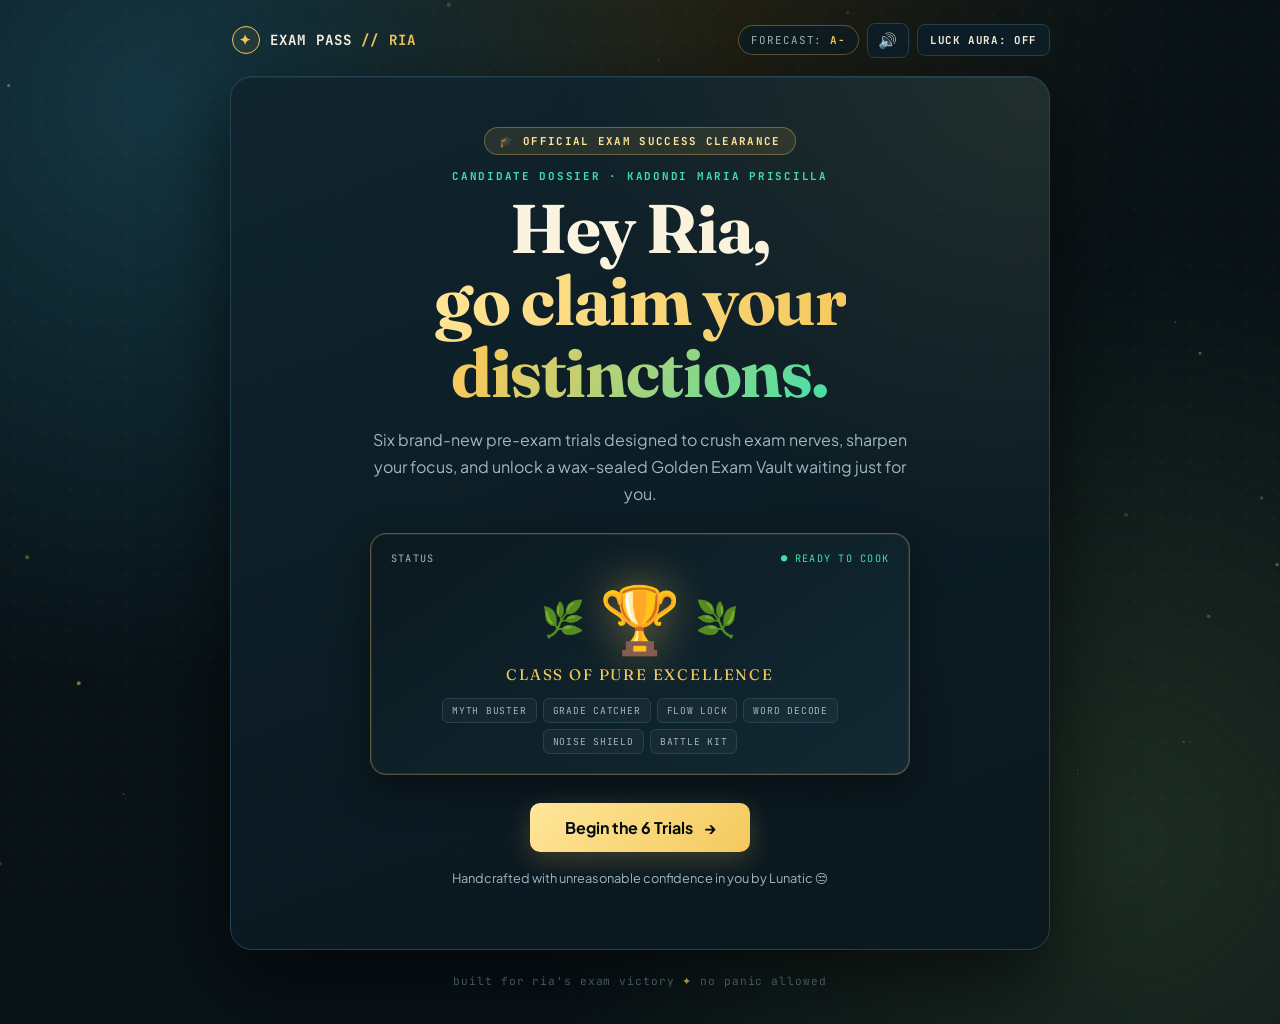
<file: index.html>
<!DOCTYPE html>
<html lang="en">
<head>
  <meta charset="UTF-8" />
  <meta name="viewport" content="width=device-width, initial-scale=1.0" />
  <meta name="theme-color" content="#091318" />
  <title>Ria's Golden Exam Vault 🎓✦</title>
  <link rel="stylesheet" href="style.css" />
</head>
<body>
  <div class="bg-grid" aria-hidden="true"></div>
  <canvas id="stars" aria-hidden="true"></canvas>
  <canvas id="fx" aria-hidden="true"></canvas>
  <div class="floating-layer" aria-hidden="true" id="floatingLayer"></div>

  <main class="app">
    <header class="topbar">
      <button class="brand" id="brandBtn" type="button" aria-label="Exam Pass for Ria">
        <span class="brand-seal">✦</span>
        <span class="brand-text">EXAM PASS <em>// RIA</em></span>
      </button>
      <div class="topbar-right">
        <span class="grade-pill" id="gradePill" title="Live Grade Forecast">FORECAST: <strong>A-</strong></span>
        <button class="icon-btn" id="soundBtn" type="button" aria-pressed="false" aria-label="Toggle sound" title="Sound on/off">🔊</button>
        <button class="aura-btn" id="auraBtn" type="button" aria-pressed="false">LUCK AURA: OFF</button>
      </div>
    </header>

    <!-- INTRO -->
    <section class="panel hero" id="intro">
      <div class="crest-badge">🎓 OFFICIAL EXAM SUCCESS CLEARANCE</div>
      <p class="eyebrow">CANDIDATE DOSSIER · KADONDI MARIA PRISCILLA</p>
      <h1>Hey Ria,<br /><span class="gold-text">go claim your distinctions.</span></h1>
      <p class="lead">Six brand-new pre-exam trials designed to crush exam nerves, sharpen your focus, and unlock a wax-sealed Golden Exam Vault waiting just for you.</p>

      <div class="hero-showcase" aria-hidden="true">
        <div class="showcase-card">
          <div class="sc-top"><span>STATUS</span><span class="sc-dot">● READY TO COOK</span></div>
          <div class="sc-center">
            <span class="laurel">🌿</span>
            <span class="sc-emblem">🏆</span>
            <span class="laurel flip">🌿</span>
          </div>
          <div class="sc-label">CLASS OF PURE EXCELLENCE</div>
          <div class="sc-tags">
            <span>MYTH BUSTER</span>
            <span>GRADE CATCHER</span>
            <span>FLOW LOCK</span>
            <span>WORD DECODE</span>
            <span>NOISE SHIELD</span>
            <span>BATTLE KIT</span>
          </div>
        </div>
      </div>

      <button class="btn-gold" id="startBtn" type="button">Begin the 6 Trials <span>→</span></button>
      <p class="footnote">Handcrafted with unreasonable confidence in you by Lunatic 😒</p>
    </section>

    <!-- CHALLENGES -->
    <section class="panel game hidden" id="game">
      <div class="trial-head">
        <div class="trial-meta">
          <span id="trialLabel">TRIAL 1 OF 6</span>
          <span id="luckLabel">luck points: 0 ✦</span>
        </div>
        <div class="steps" id="stepDots" aria-hidden="true"></div>
      </div>

      <div class="stage" id="stage"></div>
      <div class="verdict hidden" id="verdict" aria-live="polite"></div>
      <button class="btn-gold hidden" id="nextBtn" type="button">Next Trial <span>→</span></button>
    </section>

    <!-- VAULT UNLOCK: WAX SEAL -> GOLDEN SCRATCH CARD -->
    <section class="panel vault hidden" id="vault">
      <!-- Stage A: Wax Seal -->
      <div id="sealStage">
        <div class="crest-badge">🔓 ALL 6 TRIALS PASSED</div>
        <p class="eyebrow">TOP-SECRET HONORS ENVELOPE</p>
        <h2>Break the Golden Wax Seal.</h2>
        <p class="lead">Inside is your personal Golden Exam Ticket and a message from Lunatic. <strong>Press &amp; hold</strong> the seal (or tap it 3 times) to crack it open.</p>

        <div class="envelope">
          <div class="env-flap"></div>
          <div class="env-body">
            <span class="env-to">TO: RIA (FUTURE DISTINCTION HOLDER)</span>
            <button class="wax-seal" id="waxSeal" type="button" aria-label="Press and hold or tap 3 times to break wax seal">
              <svg class="seal-ring" viewBox="0 0 120 120" aria-hidden="true">
                <circle class="ring-bg" cx="60" cy="60" r="52" />
                <circle class="ring-fill" id="sealProgress" cx="60" cy="60" r="52" />
              </svg>
              <span class="seal-core">✦</span>
            </button>
            <span class="env-hint" id="sealHint">hold to melt seal · or tap 0 / 3</span>
          </div>
        </div>
      </div>

      <!-- Stage B: Scratch-Off Golden Ticket -->
      <div id="scratchStage" class="hidden">
        <div class="crest-badge">✨ GOLDEN EXAM PROPHECY</div>
        <p class="eyebrow">OFFICIAL SCRATCH-TO-REVEAL TICKET</p>
        <h2>Scratch off the gold foil, Ria.</h2>
        <p class="lead">Rub across the ticket with your finger or mouse to uncover your official exam forecast.</p>

        <div class="ticket-wrap">
          <div class="ticket-under">
            <div class="ticket-kicker">✦ VERIFIED EXAM PROPHECY ✦</div>
            <div class="ticket-big">PURE DISTINCTION</div>
            <div class="ticket-sub">Calm mind · Razor memory · Zero panic · 100% Unstoppable</div>
          </div>
          <canvas id="scratchCanvas" width="520" height="220" aria-label="Scratch off gold foil"></canvas>
        </div>
        <div class="scratch-row">
          <span class="scratch-pct" id="scratchPct">0% scratched</span>
          <button class="btn-ghost" id="quickRevealBtn" type="button">Quick reveal ✨</button>
        </div>
      </div>
    </section>

    <!-- FINALE: HONORS CELEBRATION -->
    <section class="panel finale hidden" id="finale">
      <div class="trophy-glow">🎓</div>
      <p class="eyebrow">OFFICIAL TRANSMISSION FROM LUNATIC // PRIORITY: MAXIMUM</p>
      <h2 class="finale-title" id="finaleTitle">Success in Your Exams, Ria!</h2>

      <article class="letter-card" id="letter" aria-live="polite" title="Tap to reveal full letter"></article>

      <div id="finaleRest" class="hidden">
        <!-- Lucky Blessing Drawer -->
        <div class="blessing-box">
          <div class="section-heading">🍀 Pocket Exam-Day Blessing Generator</div>
          <p class="blessing-sub">Whenever exam nerves show up, pull a fresh card.</p>
          <div class="blessing-card" id="blessingCard">
            <span class="blessing-icon" id="blessingIcon">✨</span>
            <p class="blessing-text" id="blessingText">Tap the button below to draw your first exam-day blessing.</p>
          </div>
          <button class="btn-emerald" id="drawBlessingBtn" type="button">Draw a Lucky Blessing 🍀</button>
        </div>

        <!-- Exam Season Passes -->
        <div class="section-heading">🎟️ Your Official Exam-Season Passes <small>(tap to stamp &amp; claim)</small></div>
        <div class="passes" id="passes"></div>

        <!-- Engraved Honors Diploma -->
        <div class="diploma">
          <div class="diploma-border">
            <div class="diploma-top">✦ OFFICE OF ACADEMIC GREATNESS · EXAM SUCCESS WARRANT ✦</div>
            <div class="diploma-title">CERTIFIED<br /><strong>EXAM CONQUEROR</strong></div>
            <p class="diploma-body" id="diplomaText"></p>
            <div class="loadout-summary" id="loadoutSummary"></div>
            <div class="diploma-foot">
              <div class="diploma-seal"><span>A+</span></div>
              <div class="signature">
                <strong>Lunatic 😒</strong>
                <small>Chief Exam Cheerleader &amp; Minister of Good Vibes</small>
              </div>
            </div>
          </div>
        </div>

        <p class="ps-line">P.S. One paper at a time. Walk in calm, trust what you know, and leave no crumbs. ♡</p>

        <div class="action-row">
          <button class="btn-emerald" id="anthemBtn" type="button">Play Victory Anthem 🎺</button>
          <button class="btn-emerald" id="fireworksBtn" type="button">Fireworks 🎆</button>
          <button class="btn-ghost" id="replayBtn" type="button">Replay Trials ↻</button>
        </div>
        <button class="link-btn" id="sparkleBtn" type="button">Shower extra exam luck ✨</button>
      </div>
    </section>

    <footer>built for ria's exam victory <span>✦</span> no panic allowed</footer>
  </main>

  <noscript><p style="color:#faf3e0;text-align:center;padding:24px">Please enable JavaScript to open Ria's Golden Exam Vault. 🎓</p></noscript>
  <script src="script.js"></script>
</body>
</html>
</file>
<file: style.css>
@import url('https://fonts.googleapis.com/css2?family=Fraunces:opsz,wght@9..144,600;9..144,700;9..144,800&family=JetBrains+Mono:wght@500;700&family=Plus+Jakarta+Sans:wght@400;500;600;700&display=swap');

:root {
  --bg: #081217;
  --bg-deep: #050c10;
  --panel: #0e1e26;
  --panel-2: #122731;
  --line: #234351;
  --line-gold: #f4c95d55;
  --ink: #faf3e0;
  --muted: #9eb7c2;
  --gold: #f4c95d;
  --gold-bright: #ffe699;
  --emerald: #3fe0a8;
  --sky: #63d2ff;
  --coral: #ff7b89;
  --crimson: #b8293d;
}

* { box-sizing: border-box; }
html { background: var(--bg); }
body {
  margin: 0;
  min-height: 100vh;
  color: var(--ink);
  font-family: 'Plus Jakarta Sans', system-ui, -apple-system, sans-serif;
  overflow-x: hidden;
  background:
    radial-gradient(circle at 12% 10%, #143642 0%, transparent 40%),
    radial-gradient(circle at 88% 82%, #1d2d22 0%, transparent 42%),
    radial-gradient(circle at 50% 0%, #242112 0%, transparent 45%),
    var(--bg);
}

.bg-grid {
  position: fixed;
  inset: 0;
  pointer-events: none;
  z-index: 0;
  opacity: .22;
  background-image: radial-gradient(#f4c95d44 1px, transparent 1px);
  background-size: 28px 28px;
}

#stars, #fx {
  position: fixed;
  inset: 0;
  width: 100vw;
  height: 100vh;
  pointer-events: none;
}
#stars { z-index: 1; opacity: .7; }
#fx { z-index: 10; }
.floating-layer { position: fixed; inset: 0; pointer-events: none; z-index: 9; overflow: hidden; }
.petal { position: fixed; top: -32px; pointer-events: none; animation: fall linear forwards; }

body.aura .panel {
  border-color: var(--gold);
  box-shadow: 0 24px 80px #000a, 0 0 38px #f4c95d33, inset 0 0 0 1px #f4c95d33;
}
body.aura .grade-pill {
  background: var(--gold);
  color: var(--bg);
  border-color: var(--gold);
}

button { font: inherit; cursor: pointer; color: inherit; }
button:focus-visible { outline: 3px solid var(--sky); outline-offset: 3px; }
.hidden { display: none !important; }

.app {
  width: min(820px, calc(100% - 28px));
  margin: 0 auto;
  padding: 22px 0 36px;
  position: relative;
  z-index: 2;
}

/* ---------- Topbar ---------- */
.topbar {
  display: flex;
  align-items: center;
  justify-content: space-between;
  gap: 10px;
  flex-wrap: wrap;
  margin-bottom: 18px;
}
.topbar-right { display: flex; align-items: center; gap: 8px; flex-wrap: wrap; }
.brand {
  display: flex;
  align-items: center;
  gap: 10px;
  background: none;
  border: 0;
  padding: 4px 2px;
  font-family: 'JetBrains Mono', monospace;
  font-size: .88rem;
  letter-spacing: .08em;
  font-weight: 700;
}
.brand-seal {
  width: 28px;
  height: 28px;
  display: grid;
  place-items: center;
  border-radius: 50%;
  border: 1px solid var(--gold);
  color: var(--gold);
  background: #f4c95d14;
  animation: slowspin 12s linear infinite;
}
.brand-text em { font-style: normal; color: var(--gold); }

.grade-pill {
  font-family: 'JetBrains Mono', monospace;
  font-size: .68rem;
  letter-spacing: .08em;
  padding: 7px 12px;
  border-radius: 99px;
  border: 1px solid var(--line-gold);
  background: #0d1d24cc;
  color: var(--muted);
  transition: .25s;
}
.grade-pill strong { color: var(--gold); }
.grade-pill.bump { animation: pop .35s ease-out; }

.icon-btn, .aura-btn {
  border: 1px solid var(--line);
  border-radius: 8px;
  background: var(--panel);
  color: var(--ink);
  padding: 8px 12px;
  font-family: 'JetBrains Mono', monospace;
  font-size: .68rem;
  font-weight: 700;
  letter-spacing: .06em;
  transition: .2s;
}
.icon-btn { font-size: .95rem; padding: 6px 10px; }
.aura-btn:hover, .icon-btn:hover { border-color: var(--gold); }
.aura-btn.active {
  background: linear-gradient(135deg, var(--gold), #ffdf88);
  color: var(--bg);
  border-color: var(--gold);
  box-shadow: 0 0 22px #f4c95d66;
}

/* ---------- Panels & Typography ---------- */
.panel {
  background: linear-gradient(160deg, #10242ef2, #0a171ef2);
  border: 1px solid var(--line);
  border-radius: 22px;
  padding: clamp(24px, 5vw, 50px);
  box-shadow: 0 28px 80px #0009, inset 0 1px 0 #ffffff10;
  position: relative;
  overflow: hidden;
  transition: border-color .35s, box-shadow .35s;
}
.panel::before {
  content: '';
  position: absolute;
  inset: 0;
  pointer-events: none;
  background: radial-gradient(circle at 100% 0%, #f4c95d16 0%, transparent 40%);
}
.hero, .vault, .finale { text-align: center; }

.crest-badge {
  display: inline-block;
  padding: 6px 14px;
  border-radius: 99px;
  background: #f4c95d1a;
  border: 1px solid var(--line-gold);
  color: var(--gold-bright);
  font-family: 'JetBrains Mono', monospace;
  font-size: .68rem;
  font-weight: 700;
  letter-spacing: .12em;
  margin-bottom: 14px;
}
.eyebrow {
  font-family: 'JetBrains Mono', monospace;
  font-size: .68rem;
  letter-spacing: .16em;
  color: var(--emerald);
  margin: 0 0 10px;
  font-weight: 700;
}
h1, h2, h3 {
  font-family: 'Fraunces', Georgia, serif;
  font-weight: 700;
  letter-spacing: -.02em;
  margin: 0;
}
h1 { font-size: clamp(2.3rem, 7.5vw, 4.3rem); line-height: 1.05; margin-bottom: 16px; }
h2 { font-size: clamp(1.7rem, 4.8vw, 2.65rem); line-height: 1.12; margin-bottom: 12px; }
.gold-text {
  background: linear-gradient(120deg, var(--gold-bright), var(--gold) 55%, var(--emerald));
  -webkit-background-clip: text;
  background-clip: text;
  color: transparent;
}
.lead {
  max-width: 560px;
  margin: 0 auto 22px;
  color: var(--muted);
  line-height: 1.7;
  font-size: 1rem;
}

/* ---------- Hero Showcase ---------- */
.hero-showcase { max-width: 540px; margin: 26px auto 28px; }
.showcase-card {
  background: linear-gradient(145deg, #0b1920, #122933);
  border: 1px solid var(--line-gold);
  border-radius: 16px;
  padding: 18px 20px 20px;
  box-shadow: inset 0 0 0 1px #f4c95d18, 0 14px 36px #0006;
}
.sc-top {
  display: flex;
  justify-content: space-between;
  font-family: 'JetBrains Mono', monospace;
  font-size: .64rem;
  letter-spacing: .12em;
  color: var(--muted);
  margin-bottom: 10px;
}
.sc-dot { color: var(--emerald); }
.sc-center {
  display: flex;
  align-items: center;
  justify-content: center;
  gap: 14px;
  margin: 8px 0 6px;
}
.sc-emblem {
  font-size: 4.1rem;
  filter: drop-shadow(0 0 22px #f4c95d77);
  animation: float 3s ease-in-out infinite;
}
.laurel { font-size: 2.2rem; opacity: .9; }
.laurel.flip { transform: scaleX(-1); }
.sc-label {
  font-family: 'Fraunces', serif;
  font-size: .95rem;
  letter-spacing: .12em;
  color: var(--gold);
  margin-bottom: 14px;
}
.sc-tags {
  display: flex;
  flex-wrap: wrap;
  justify-content: center;
  gap: 6px;
}
.sc-tags span {
  font-family: 'JetBrains Mono', monospace;
  font-size: .6rem;
  letter-spacing: .08em;
  padding: 5px 9px;
  border-radius: 6px;
  background: #ffffff08;
  border: 1px solid var(--line);
  color: var(--muted);
}

/* ---------- Buttons ---------- */
.btn-gold, .btn-emerald, .btn-ghost {
  border-radius: 10px;
  padding: 14px 24px;
  font-weight: 700;
  transition: transform .18s, box-shadow .18s, background .18s, border-color .18s;
  border: 0;
}
.btn-gold {
  background: linear-gradient(135deg, var(--gold-bright), var(--gold));
  color: var(--bg-deep);
  box-shadow: 0 8px 26px #f4c95d38;
  min-width: 220px;
}
.btn-gold span { margin-left: 8px; }
.btn-gold:hover { transform: translateY(-2px); box-shadow: 0 12px 32px #f4c95d55; }
.btn-emerald {
  background: linear-gradient(135deg, #5ef0bd, var(--emerald));
  color: var(--bg-deep);
  box-shadow: 0 8px 24px #3fe0a830;
}
.btn-emerald:hover { transform: translateY(-2px); box-shadow: 0 12px 30px #3fe0a850; }
.btn-ghost {
  background: #ffffff08;
  border: 1px solid var(--line);
  color: var(--ink);
}
.btn-ghost:hover { border-color: var(--gold); transform: translateY(-2px); }
.link-btn {
  display: block;
  margin: 16px auto 0;
  background: none;
  border: 0;
  color: var(--gold);
  font-weight: 700;
  padding: 8px;
}
.footnote, .ps-line { color: var(--muted); font-size: .8rem; margin-top: 18px; }

/* ---------- Trial Header & Progress ---------- */
.trial-head { margin-bottom: 24px; }
.trial-meta {
  display: flex;
  justify-content: space-between;
  gap: 10px;
  font-family: 'JetBrains Mono', monospace;
  font-size: .7rem;
  letter-spacing: .1em;
  color: var(--muted);
  margin-bottom: 12px;
}
.steps {
  display: grid;
  grid-template-columns: repeat(6, 1fr);
  gap: 8px;
}
.step-dot {
  height: 7px;
  border-radius: 99px;
  background: #17303c;
  transition: background .3s, box-shadow .3s;
}
.step-dot.done { background: var(--emerald); }
.step-dot.now { background: var(--gold); box-shadow: 0 0 12px #f4c95d88; }

.stage { padding: 8px 0 18px; }
.kicker {
  font-family: 'JetBrains Mono', monospace;
  font-size: .7rem;
  letter-spacing: .14em;
  color: var(--gold);
  font-weight: 700;
  margin-bottom: 8px;
}
.hint { color: var(--muted); line-height: 1.65; margin: 0 0 22px; }

.verdict {
  background: #0b242a;
  border: 1px solid #3fe0a855;
  border-left: 4px solid var(--emerald);
  border-radius: 10px;
  padding: 16px 18px;
  line-height: 1.65;
  margin: 14px 0 20px;
  animation: pop .25s ease-out;
}
#nextBtn { display: block; margin-left: auto; }

/* ---------- Trial 1: Myth Buster Deck ---------- */
.myth-wrap { text-align: center; }
.myth-pips { display: flex; justify-content: center; gap: 8px; margin-bottom: 16px; }
.myth-pip { width: 26px; height: 6px; border-radius: 99px; background: #1c3643; transition: .25s; }
.myth-pip.done { background: var(--emerald); }
.myth-pip.now { background: var(--gold); }
.myth-card {
  max-width: 540px;
  margin: 0 auto 18px;
  padding: 28px 24px;
  border-radius: 16px;
  background: linear-gradient(155deg, #132b36, #0b1b23);
  border: 1px solid var(--line-gold);
  box-shadow: 0 14px 36px #0006;
  animation: pop .25s ease-out;
}
.myth-num {
  font-family: 'JetBrains Mono', monospace;
  font-size: .68rem;
  letter-spacing: .14em;
  color: var(--gold);
  margin-bottom: 10px;
}
.myth-q {
  font-family: 'Fraunces', serif;
  font-size: clamp(1.25rem, 3.6vw, 1.65rem);
  line-height: 1.35;
  margin: 0 0 14px;
}
.myth-reply {
  min-height: 44px;
  font-size: .92rem;
  color: var(--emerald);
  line-height: 1.5;
}
.myth-actions {
  display: flex;
  justify-content: center;
  gap: 14px;
  flex-wrap: wrap;
}
.btn-cap, .btn-facts {
  min-width: 155px;
  padding: 14px 20px;
  border-radius: 10px;
  font-weight: 700;
  border: 1px solid transparent;
  transition: .18s;
}
.btn-cap { background: #2c1822; border-color: #ff7b8977; color: #ffb3bc; }
.btn-cap:hover { background: #3f1e2e; transform: translateY(-2px); }
.btn-facts { background: #102f29; border-color: #3fe0a877; color: #8af7cf; }
.btn-facts:hover { background: #154037; transform: translateY(-2px); }

/* ---------- Trial 2: Falling Grade Catcher ---------- */
.catcher-hud {
  display: flex;
  justify-content: space-between;
  align-items: center;
  font-family: 'JetBrains Mono', monospace;
  font-size: .78rem;
  color: var(--gold);
  margin-bottom: 10px;
}
.catcher-arena {
  position: relative;
  height: 300px;
  border-radius: 14px;
  background: linear-gradient(180deg, #071319, #0f2630);
  border: 1px solid var(--line);
  overflow: hidden;
  touch-action: none;
  user-select: none;
  cursor: ew-resize;
}
.catcher-player {
  position: absolute;
  bottom: 12px;
  left: 50%;
  transform: translateX(-50%);
  width: 78px;
  height: 44px;
  border-radius: 12px;
  background: linear-gradient(135deg, var(--gold-bright), var(--gold));
  color: var(--bg-deep);
  display: grid;
  place-items: center;
  font-size: 1.7rem;
  box-shadow: 0 0 22px #f4c95d66;
  pointer-events: none;
}
.falling-item {
  position: absolute;
  top: -40px;
  font-size: 1.85rem;
  font-weight: 800;
  line-height: 1;
  pointer-events: none;
  user-select: none;
  transform: translateX(-50%);
}
.falling-item.grade {
  font-family: 'JetBrains Mono', monospace;
  font-size: 1.15rem;
  padding: 5px 9px;
  border-radius: 8px;
  background: #3fe0a822;
  border: 1px solid var(--emerald);
  color: var(--gold-bright);
  box-shadow: 0 0 14px #3fe0a844;
}
.catcher-toast {
  position: absolute;
  left: 50%;
  top: 12px;
  transform: translateX(-50%);
  font-family: 'JetBrains Mono', monospace;
  font-size: .72rem;
  padding: 5px 12px;
  border-radius: 99px;
  background: #081217dd;
  border: 1px solid var(--line-gold);
  color: var(--gold-bright);
  pointer-events: none;
  opacity: 0;
  transition: opacity .2s;
}
.catcher-toast.show { opacity: 1; }
.catcher-tip { text-align: center; font-size: .78rem; color: var(--muted); margin-top: 10px; }

/* ---------- Trial 3: Precision Focus Lock ---------- */
.lock-box {
  background: #09171e;
  border: 1px solid var(--line);
  border-radius: 14px;
  padding: 26px 20px;
  text-align: center;
}
.lock-pips { display: flex; justify-content: center; gap: 10px; margin-bottom: 18px; flex-wrap: wrap; }
.lock-pip {
  font-family: 'JetBrains Mono', monospace;
  font-size: .68rem;
  padding: 6px 12px;
  border-radius: 99px;
  border: 1px solid var(--line);
  color: var(--muted);
}
.lock-pip.lit {
  background: #3fe0a822;
  border-color: var(--emerald);
  color: var(--emerald);
  animation: pop .3s ease-out;
}
.lock-track {
  position: relative;
  height: 44px;
  border-radius: 99px;
  background: #132934;
  border: 1px solid var(--line);
  overflow: hidden;
  margin: 0 auto 20px;
  max-width: 520px;
}
.lock-zone {
  position: absolute;
  top: 0;
  bottom: 0;
  background: linear-gradient(90deg, #3fe0a833, #3fe0a888, #3fe0a833);
  border-left: 2px solid var(--emerald);
  border-right: 2px solid var(--emerald);
  transition: left .3s ease, width .3s ease;
}
.lock-needle {
  position: absolute;
  top: 4px;
  bottom: 4px;
  width: 10px;
  margin-left: -5px;
  border-radius: 99px;
  background: var(--gold-bright);
  box-shadow: 0 0 18px var(--gold);
}
.lock-msg { min-height: 24px; color: var(--gold); font-size: .88rem; margin-bottom: 14px; font-weight: 600; }

/* ---------- Trial 4: Word Scramble ---------- */
.scramble-box {
  background: #09171e;
  border: 1px solid var(--line);
  border-radius: 14px;
  padding: 24px 18px;
  text-align: center;
}
.scramble-clue { color: var(--gold); font-size: .92rem; margin-bottom: 18px; font-weight: 600; }
.word-slots { display: flex; justify-content: center; gap: 10px; margin-bottom: 20px; flex-wrap: wrap; }
.slot {
  width: 52px;
  height: 58px;
  border-radius: 10px;
  border: 2px dashed var(--line-gold);
  background: #0d2029;
  color: var(--gold-bright);
  font-family: 'JetBrains Mono', monospace;
  font-size: 1.5rem;
  font-weight: 700;
  display: grid;
  place-items: center;
  transition: .18s;
}
.slot.filled { border-style: solid; border-color: var(--gold); background: #18323e; }
.slot.good { border-color: var(--emerald); background: #123c31; color: var(--emerald); animation: pop .3s ease-out; }
.slot.shake { border-color: var(--coral); animation: shake .35s; }
.letter-bank { display: flex; justify-content: center; gap: 10px; flex-wrap: wrap; margin-bottom: 16px; }
.tile {
  width: 52px;
  height: 54px;
  border-radius: 10px;
  border: 1px solid var(--gold);
  background: linear-gradient(155deg, #1b3643, #11252f);
  color: var(--ink);
  font-family: 'JetBrains Mono', monospace;
  font-size: 1.35rem;
  font-weight: 700;
  box-shadow: 0 4px 0 #f4c95d55;
  transition: .15s;
}
.tile:hover:not(:disabled) { transform: translateY(-2px); border-color: var(--gold-bright); }
.tile:disabled { opacity: .22; transform: scale(.92); cursor: default; box-shadow: none; }
.scramble-controls { display: flex; justify-content: center; gap: 10px; flex-wrap: wrap; }

/* ---------- Trial 5: Whack-a-Distraction Grid ---------- */
.desk-hud {
  display: flex;
  justify-content: space-between;
  font-family: 'JetBrains Mono', monospace;
  font-size: .78rem;
  color: var(--emerald);
  margin-bottom: 12px;
}
.desk-grid {
  display: grid;
  grid-template-columns: repeat(3, minmax(0, 1fr));
  gap: 12px;
  max-width: 440px;
  margin: 0 auto;
}
.desk-cell {
  aspect-ratio: 1.15;
  border-radius: 14px;
  border: 1px solid var(--line);
  background: #0a1820;
  display: flex;
  flex-direction: column;
  align-items: center;
  justify-content: center;
  gap: 4px;
  padding: 8px;
  transition: .15s;
  touch-action: manipulation;
  user-select: none;
}
.desk-cell .d-emoji { font-size: 2rem; line-height: 1; }
.desk-cell .d-label {
  font-family: 'JetBrains Mono', monospace;
  font-size: .62rem;
  letter-spacing: .06em;
  color: var(--muted);
  text-transform: uppercase;
}
.desk-cell.active {
  border-color: var(--coral);
  background: #271721;
  box-shadow: 0 0 18px #ff7b8933;
  animation: pop .18s ease-out;
}
.desk-cell.bonus {
  border-color: var(--gold);
  background: #242312;
  box-shadow: 0 0 20px #f4c95d44;
  animation: pop .18s ease-out;
}
.desk-cell.hit {
  border-color: var(--emerald);
  background: #10332a;
}

/* ---------- Trial 6: 3-Slot Battle Kit Builder ---------- */
.kit-bar {
  display: grid;
  grid-template-columns: repeat(3, minmax(0, 1fr));
  gap: 10px;
  margin-bottom: 20px;
}
.kit-slot {
  padding: 12px 10px;
  border-radius: 12px;
  border: 1px dashed var(--line-gold);
  background: #09171e;
  text-align: center;
  font-size: .8rem;
  color: var(--muted);
}
.kit-slot strong {
  display: block;
  font-family: 'JetBrains Mono', monospace;
  font-size: .62rem;
  letter-spacing: .1em;
  color: var(--gold);
  margin-bottom: 4px;
}
.kit-slot.filled { border-style: solid; border-color: var(--emerald); color: var(--ink); background: #0f2928; }
.kit-group { margin-bottom: 18px; }
.kit-title {
  font-family: 'JetBrains Mono', monospace;
  font-size: .7rem;
  letter-spacing: .12em;
  color: var(--sky);
  margin-bottom: 8px;
}
.kit-grid { display: grid; grid-template-columns: repeat(2, minmax(0, 1fr)); gap: 10px; }
.kit-item {
  text-align: left;
  padding: 12px 14px;
  border-radius: 10px;
  border: 1px solid var(--line);
  background: #0c1d25;
  color: var(--ink);
  font-size: .9rem;
  transition: .16s;
}
.kit-item:hover { border-color: var(--gold); transform: translateY(-2px); }
.kit-item.picked {
  border-color: var(--emerald);
  background: #12332d;
  box-shadow: inset 0 0 0 1px var(--emerald);
}

/* ---------- Vault Stage A: Envelope & Wax Seal ---------- */
.envelope {
  max-width: 440px;
  margin: 26px auto 10px;
  border-radius: 16px;
  background: linear-gradient(155deg, #f6ebd1, #e8d4a7);
  color: #2b2113;
  box-shadow: 0 24px 60px #0009, inset 0 0 0 2px #fff7e2;
  position: relative;
  overflow: hidden;
  padding: 28px 20px 26px;
}
.env-flap {
  position: absolute;
  top: 0;
  left: 0;
  right: 0;
  height: 78px;
  background: linear-gradient(180deg, #e0c790, #ebd7ac);
  clip-path: polygon(0 0, 100% 0, 50% 100%);
  border-bottom: 1px solid #c7aa6c;
  opacity: .85;
}
.env-body { position: relative; z-index: 1; display: flex; flex-direction: column; align-items: center; gap: 12px; }
.env-to {
  font-family: 'JetBrains Mono', monospace;
  font-size: .68rem;
  font-weight: 700;
  letter-spacing: .12em;
  color: #5e4722;
}
.wax-seal {
  position: relative;
  width: 126px;
  height: 126px;
  border: 0;
  background: transparent;
  padding: 0;
  display: grid;
  place-items: center;
  touch-action: manipulation;
  user-select: none;
}
.seal-ring {
  position: absolute;
  inset: 0;
  width: 100%;
  height: 100%;
  transform: rotate(-90deg);
}
.ring-bg { fill: none; stroke: #a8884833; stroke-width: 7; }
.ring-fill {
  fill: none;
  stroke: var(--gold);
  stroke-width: 7;
  stroke-linecap: round;
  stroke-dasharray: 326.7;
  stroke-dashoffset: 326.7;
  transition: stroke-dashoffset .08s linear;
}
.seal-core {
  width: 86px;
  height: 86px;
  border-radius: 50%;
  display: grid;
  place-items: center;
  font-size: 2.3rem;
  color: #ffe9ad;
  background: radial-gradient(circle at 35% 30%, #e04258, var(--crimson) 62%, #751322);
  box-shadow: 0 8px 22px #75132277, inset 0 0 0 4px #f4c95d66;
  transition: transform .15s;
}
.wax-seal:active .seal-core, .wax-seal.holding .seal-core { transform: scale(.93); }
.wax-seal.cracked .seal-core { animation: pop .3s ease-out; background: var(--gold); color: var(--bg); }
.env-hint {
  font-family: 'JetBrains Mono', monospace;
  font-size: .72rem;
  color: #6b5127;
  font-weight: 700;
}

/* ---------- Vault Stage B: Golden Scratch-Off Ticket ---------- */
.ticket-wrap {
  position: relative;
  width: min(520px, 100%);
  aspect-ratio: 520 / 220;
  margin: 22px auto 14px;
  border-radius: 16px;
  overflow: hidden;
  border: 2px solid var(--gold);
  box-shadow: 0 20px 50px #0009, 0 0 30px #f4c95d33;
  user-select: none;
}
.ticket-under {
  position: absolute;
  inset: 0;
  display: flex;
  flex-direction: column;
  align-items: center;
  justify-content: center;
  padding: 16px;
  background: radial-gradient(circle at 50% 45%, #193c46, #0a1920 75%);
}
.ticket-kicker {
  font-family: 'JetBrains Mono', monospace;
  font-size: .68rem;
  letter-spacing: .16em;
  color: var(--emerald);
  margin-bottom: 6px;
}
.ticket-big {
  font-family: 'Fraunces', serif;
  font-size: clamp(1.6rem, 5.2vw, 2.55rem);
  font-weight: 800;
  color: var(--gold-bright);
  text-shadow: 0 0 24px #f4c95d66;
}
.ticket-sub {
  font-size: clamp(.72rem, 2.2vw, .9rem);
  color: var(--ink);
  margin-top: 8px;
}
#scratchCanvas {
  position: absolute;
  inset: 0;
  width: 100%;
  height: 100%;
  touch-action: none;
  cursor: crosshair;
  transition: opacity .5s ease;
}
#scratchCanvas.cleared { opacity: 0; pointer-events: none; }
.scratch-row {
  display: flex;
  justify-content: center;
  align-items: center;
  gap: 14px;
  flex-wrap: wrap;
}
.scratch-pct {
  font-family: 'JetBrains Mono', monospace;
  font-size: .78rem;
  color: var(--gold);
}

/* ---------- Finale ---------- */
.trophy-glow {
  font-size: 3.8rem;
  filter: drop-shadow(0 0 24px #f4c95d88);
  animation: float 2.6s ease-in-out infinite;
  margin-bottom: 8px;
}
.finale-title { margin-bottom: 20px; }

.letter-card {
  max-width: 620px;
  margin: 0 auto 30px;
  text-align: left;
  padding: clamp(20px, 4vw, 32px);
  border-radius: 16px;
  background: linear-gradient(160deg, #132833, #0b1921);
  border: 1px solid var(--line-gold);
  box-shadow: 0 18px 46px #0006;
  line-height: 1.85;
  min-height: 150px;
  cursor: pointer;
}
.letter-card h3 { color: var(--gold); font-size: 1.45rem; margin-bottom: 12px; }
.letter-card p { margin: 0 0 13px; color: #ece5d5; }
.letter-card .sign { color: var(--emerald); font-family: 'Fraunces', serif; text-align: right; font-size: 1.1rem; margin-bottom: 0; }
.letter-card .typing::after { content: '▌'; color: var(--gold); animation: blink .7s steps(1) infinite; }

.section-heading {
  font-family: 'Fraunces', serif;
  font-size: 1.25rem;
  color: var(--gold-bright);
  margin: 30px 0 12px;
}
.section-heading small { font-family: 'Plus Jakarta Sans', sans-serif; font-size: .8rem; color: var(--muted); font-weight: 500; }

/* Blessing Drawer */
.blessing-box {
  max-width: 580px;
  margin: 0 auto 30px;
  padding: 22px;
  border-radius: 16px;
  background: #091820;
  border: 1px solid var(--line);
}
.blessing-box .section-heading { margin-top: 0; margin-bottom: 4px; }
.blessing-sub { color: var(--muted); font-size: .86rem; margin: 0 0 14px; }
.blessing-card {
  padding: 18px;
  border-radius: 12px;
  background: linear-gradient(145deg, #132c37, #0e212a);
  border: 1px dashed var(--line-gold);
  margin-bottom: 16px;
  min-height: 88px;
  display: flex;
  flex-direction: column;
  align-items: center;
  justify-content: center;
  gap: 6px;
}
.blessing-card.flip-in { animation: pop .3s ease-out; }
.blessing-icon { font-size: 1.9rem; }
.blessing-text { margin: 0; color: var(--ink); line-height: 1.55; font-size: .95rem; }

/* Passes */
.passes { display: grid; grid-template-columns: repeat(2, minmax(0, 1fr)); gap: 13px; text-align: left; }
.pass {
  position: relative;
  min-height: 122px;
  padding: 16px;
  border-radius: 12px;
  border: 1px dashed var(--gold);
  background: linear-gradient(155deg, #122833, #0b1920);
  transition: .18s;
  overflow: hidden;
}
.pass:hover { transform: translateY(-3px); border-color: var(--gold-bright); }
.pass .p-icon { font-size: 1.75rem; display: block; margin-bottom: 6px; }
.pass .p-title { display: block; font-weight: 700; color: var(--gold-bright); margin-bottom: 4px; }
.pass .p-hint { font-family: 'JetBrains Mono', monospace; font-size: .68rem; letter-spacing: .1em; color: var(--emerald); }
.pass .p-text, .pass .p-stamp { display: none; }
.pass .p-text { font-size: .85rem; line-height: 1.5; color: var(--muted); }
.pass.claimed { border-style: solid; border-color: var(--emerald); background: #0f2927; }
.pass.claimed .p-hint { display: none; }
.pass.claimed .p-text { display: block; }
.pass.claimed .p-stamp {
  display: block;
  position: absolute;
  right: 10px;
  bottom: 8px;
  font-family: 'JetBrains Mono', monospace;
  font-size: .68rem;
  font-weight: 700;
  letter-spacing: .12em;
  color: var(--emerald);
  border: 2px solid var(--emerald);
  border-radius: 6px;
  padding: 2px 8px;
  transform: rotate(-9deg);
  animation: pop .3s ease-out;
}

/* Engraved Diploma */
.diploma {
  margin: 34px auto 22px;
  max-width: 600px;
  padding: 8px;
  border-radius: 16px;
  background: linear-gradient(135deg, var(--gold), #9a7426, var(--gold-bright));
  box-shadow: 0 20px 55px #0009;
  text-align: left;
}
.diploma-border {
  background: linear-gradient(160deg, #0e2028, #081318);
  border-radius: 11px;
  padding: 26px clamp(18px, 4vw, 30px);
  border: 1px solid #f4c95d44;
}
.diploma-top {
  text-align: center;
  font-family: 'JetBrains Mono', monospace;
  font-size: .66rem;
  letter-spacing: .16em;
  color: var(--emerald);
}
.diploma-title {
  text-align: center;
  font-family: 'Fraunces', serif;
  font-size: clamp(1.65rem, 4.5vw, 2.25rem);
  line-height: 1.12;
  color: var(--ink);
  margin: 14px 0 16px;
}
.diploma-title strong { color: var(--gold-bright); }
.diploma-body { color: var(--muted); line-height: 1.72; margin: 0 0 16px; }
.diploma-body strong { color: var(--ink); }
.loadout-summary {
  display: flex;
  flex-wrap: wrap;
  gap: 8px;
  margin-bottom: 18px;
}
.loadout-chip {
  font-family: 'JetBrains Mono', monospace;
  font-size: .68rem;
  padding: 6px 10px;
  border-radius: 8px;
  background: #ffffff09;
  border: 1px solid var(--line-gold);
  color: var(--gold-bright);
}
.diploma-foot {
  display: flex;
  align-items: center;
  justify-content: space-between;
  gap: 14px;
  border-top: 1px solid var(--line);
  padding-top: 16px;
}
.diploma-seal {
  width: 54px;
  height: 54px;
  border-radius: 50%;
  background: radial-gradient(circle at 35% 30%, var(--gold-bright), #c69228);
  color: var(--bg-deep);
  display: grid;
  place-items: center;
  font-family: 'Fraunces', serif;
  font-weight: 800;
  font-size: 1.25rem;
  box-shadow: 0 0 20px #f4c95d55;
  flex-shrink: 0;
}
.signature { text-align: right; }
.signature strong { display: block; font-family: 'Fraunces', serif; font-size: 1.15rem; color: var(--gold); }
.signature small { color: var(--muted); font-size: .78rem; }

.action-row { display: flex; flex-wrap: wrap; gap: 12px; justify-content: center; margin-top: 16px; }

footer {
  text-align: center;
  font-family: 'JetBrains Mono', monospace;
  font-size: .7rem;
  letter-spacing: .08em;
  color: #5b7885;
  padding: 24px 0 0;
}
footer span { color: var(--gold); }

/* ---------- Animations ---------- */
@keyframes float { 0%, 100% { transform: translateY(0); } 50% { transform: translateY(-9px); } }
@keyframes pop { from { opacity: 0; transform: translateY(8px) scale(.96); } to { opacity: 1; transform: none; } }
@keyframes fall { to { transform: translateY(110vh) rotate(540deg); opacity: 0; } }
@keyframes slowspin { to { transform: rotate(360deg); } }
@keyframes blink { 50% { opacity: 0; } }
@keyframes shake {
  0%, 100% { transform: translateX(0); }
  25% { transform: translateX(-6px); }
  75% { transform: translateX(6px); }
}

@media (max-width: 560px) {
  .app { width: min(100% - 18px, 820px); padding-top: 14px; }
  .panel { padding: 22px 16px; border-radius: 16px; }
  .passes, .kit-grid { grid-template-columns: 1fr; }
  .kit-bar { grid-template-columns: 1fr; }
  .slot, .tile { width: 44px; height: 48px; font-size: 1.2rem; }
  .catcher-arena { height: 270px; }
  .desk-grid { gap: 9px; }
  .aura-btn, .grade-pill { font-size: .62rem; padding: 7px 9px; }
}

@media (prefers-reduced-motion: reduce) {
  *, *::before, *::after { animation-duration: .01ms !important; animation-iteration-count: 1 !important; transition-duration: .01ms !important; }
}
</file>
